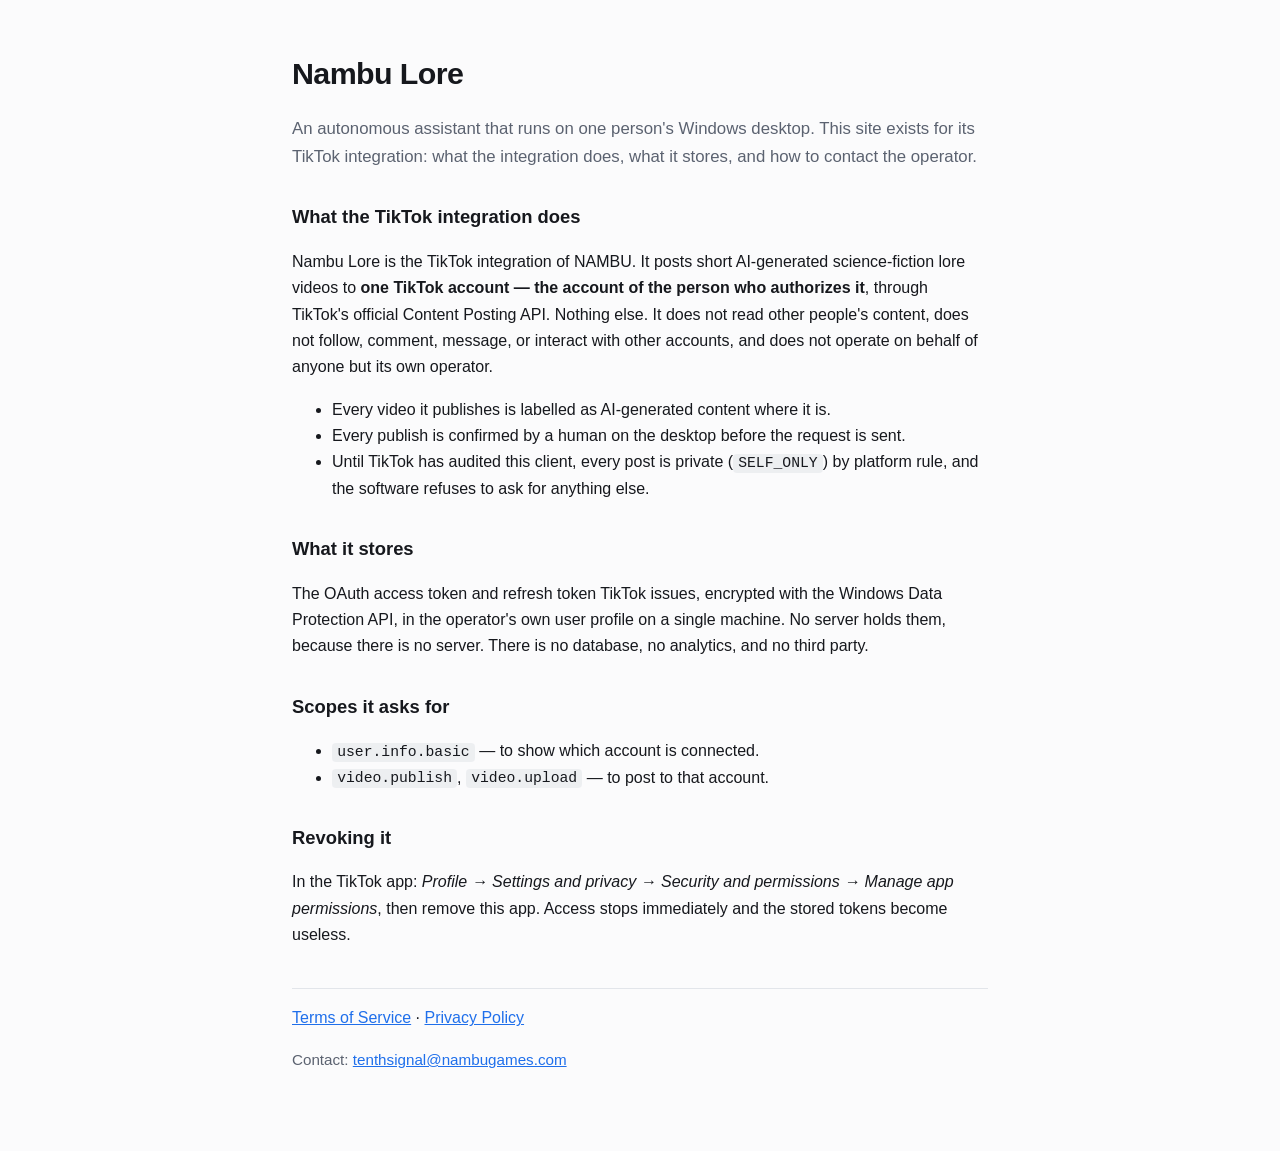
<file: index.html>
<!doctype html>
<html lang="en">
<head>
<meta charset="utf-8">
<meta name="viewport" content="width=device-width, initial-scale=1">
<title>Nambu Lore — TikTok integration</title>
<link rel="stylesheet" href="/style.css">
</head>
<body>
<main>
  <h1>Nambu Lore</h1>
  <p class="lede">An autonomous assistant that runs on one person's Windows desktop. This site exists for its TikTok integration: what the integration does, what it stores, and how to contact the operator.</p>

  <h2>What the TikTok integration does</h2>
  <p>Nambu Lore is the TikTok integration of NAMBU. It posts short AI-generated science-fiction lore videos to <strong>one TikTok account — the account of the person who authorizes it</strong>, through TikTok's official Content Posting API. Nothing else. It does not read other people's content, does not follow, comment, message, or interact with other accounts, and does not operate on behalf of anyone but its own operator.</p>
  <ul>
    <li>Every video it publishes is labelled as AI-generated content where it is.</li>
    <li>Every publish is confirmed by a human on the desktop before the request is sent.</li>
    <li>Until TikTok has audited this client, every post is private (<code>SELF_ONLY</code>) by platform rule, and the software refuses to ask for anything else.</li>
  </ul>

  <h2>What it stores</h2>
  <p>The OAuth access token and refresh token TikTok issues, encrypted with the Windows Data Protection API, in the operator's own user profile on a single machine. No server holds them, because there is no server. There is no database, no analytics, and no third party.</p>

  <h2>Scopes it asks for</h2>
  <ul>
    <li><code>user.info.basic</code> — to show which account is connected.</li>
    <li><code>video.publish</code>, <code>video.upload</code> — to post to that account.</li>
  </ul>

  <h2>Revoking it</h2>
  <p>In the TikTok app: <em>Profile → Settings and privacy → Security and permissions → Manage app permissions</em>, then remove this app. Access stops immediately and the stored tokens become useless.</p>

  <nav>
    <a href="/terms/">Terms of Service</a> ·
    <a href="/privacy/">Privacy Policy</a>
  </nav>
  <p class="contact">Contact: <a href="mailto:tenthsignal@nambugames.com">tenthsignal@nambugames.com</a></p>
</main>
</body>
</html>
</file>
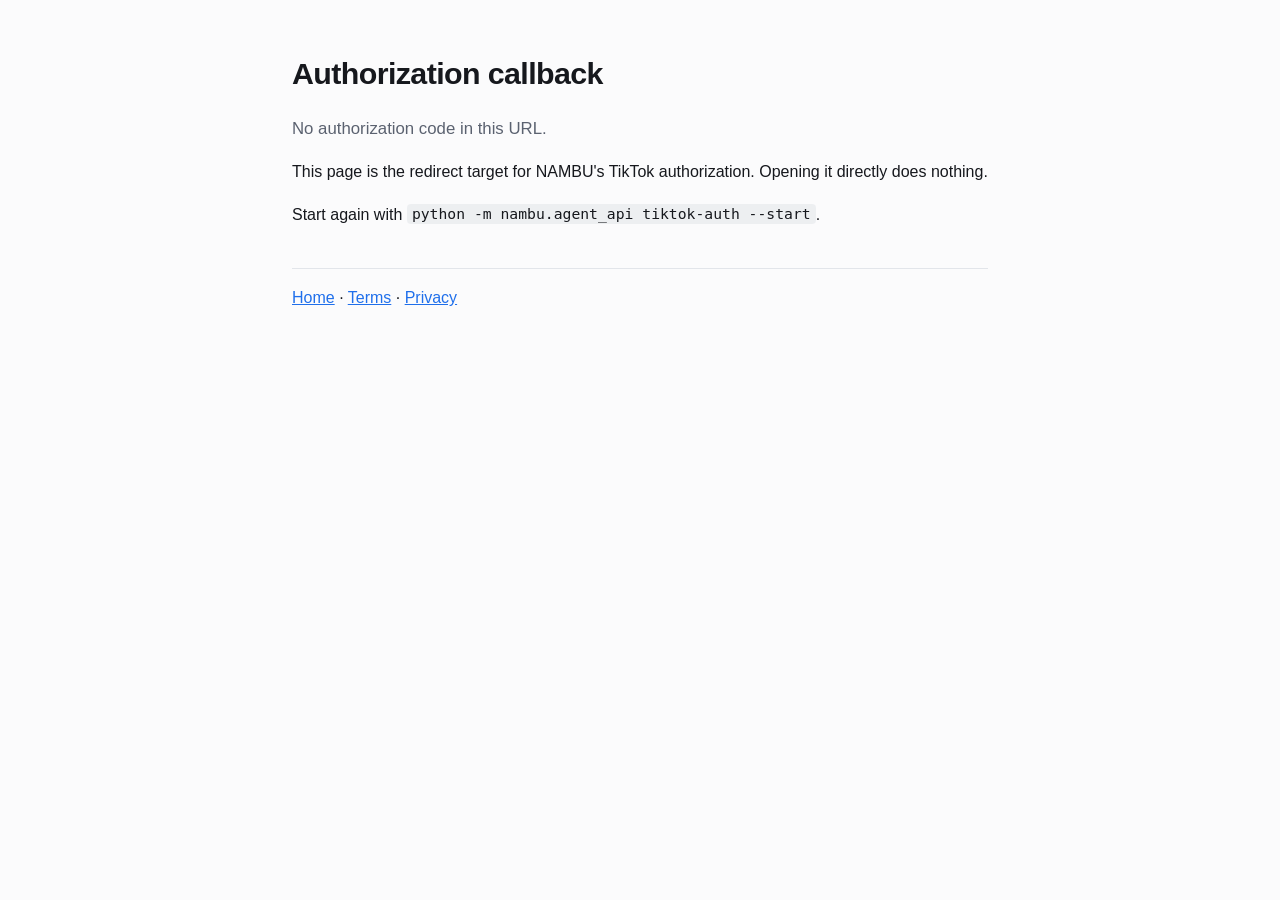
<file: callback/index.html>
<!doctype html>
<html lang="en">
<head>
<meta charset="utf-8">
<meta name="viewport" content="width=device-width, initial-scale=1">
<title>Authorization callback — Nambu Lore</title>
<link rel="stylesheet" href="/style.css">
</head>
<body>
<main>
  <h1>Authorization callback</h1>
  <p class="lede" id="lede">Reading the address bar…</p>

  <div id="ok" hidden>
    <p>TikTok sent an authorization code back. Copy the line below and finish on the machine running NAMBU:</p>
    <pre><code class="code-box" id="command"></code></pre>
    <button id="copy">Copy command</button>
    <p class="updated">The code is single-use and short-lived. Nothing on this page is sent anywhere — it is a static file, and the code never leaves your browser until you paste it yourself.</p>
  </div>

  <div id="bad" hidden>
    <p id="error"></p>
    <p>Start again with <code>python -m nambu.agent_api tiktok-auth --start</code>.</p>
  </div>

  <nav><a href="/">Home</a> · <a href="/terms/">Terms</a> · <a href="/privacy/">Privacy</a></nav>
</main>
<script>
(function () {
  var params = new URLSearchParams(window.location.search);
  var lede = document.getElementById("lede");
  var error = params.get("error");

  if (error) {
    lede.textContent = "TikTok refused the authorization.";
    document.getElementById("error").textContent =
      error + (params.get("error_description") ? ": " + params.get("error_description") : "");
    document.getElementById("bad").hidden = false;
    return;
  }

  if (!params.get("code")) {
    lede.textContent = "No authorization code in this URL.";
    document.getElementById("error").textContent =
      "This page is the redirect target for NAMBU's TikTok authorization. Opening it directly does nothing.";
    document.getElementById("bad").hidden = false;
    return;
  }

  // The command wants the whole URL, not the bare code: the state travels with
  // it and is checked against the one parked when the consent URL was built.
  var command =
    'python -m nambu.agent_api tiktok-auth --callback-url "' + window.location.href + '"';
  lede.textContent = "Authorized.";
  document.getElementById("command").textContent = command;
  document.getElementById("ok").hidden = false;

  document.getElementById("copy").addEventListener("click", function () {
    navigator.clipboard.writeText(command).then(function () {
      document.getElementById("copy").textContent = "Copied";
    });
  });
})();
</script>
</body>
</html>
</file>
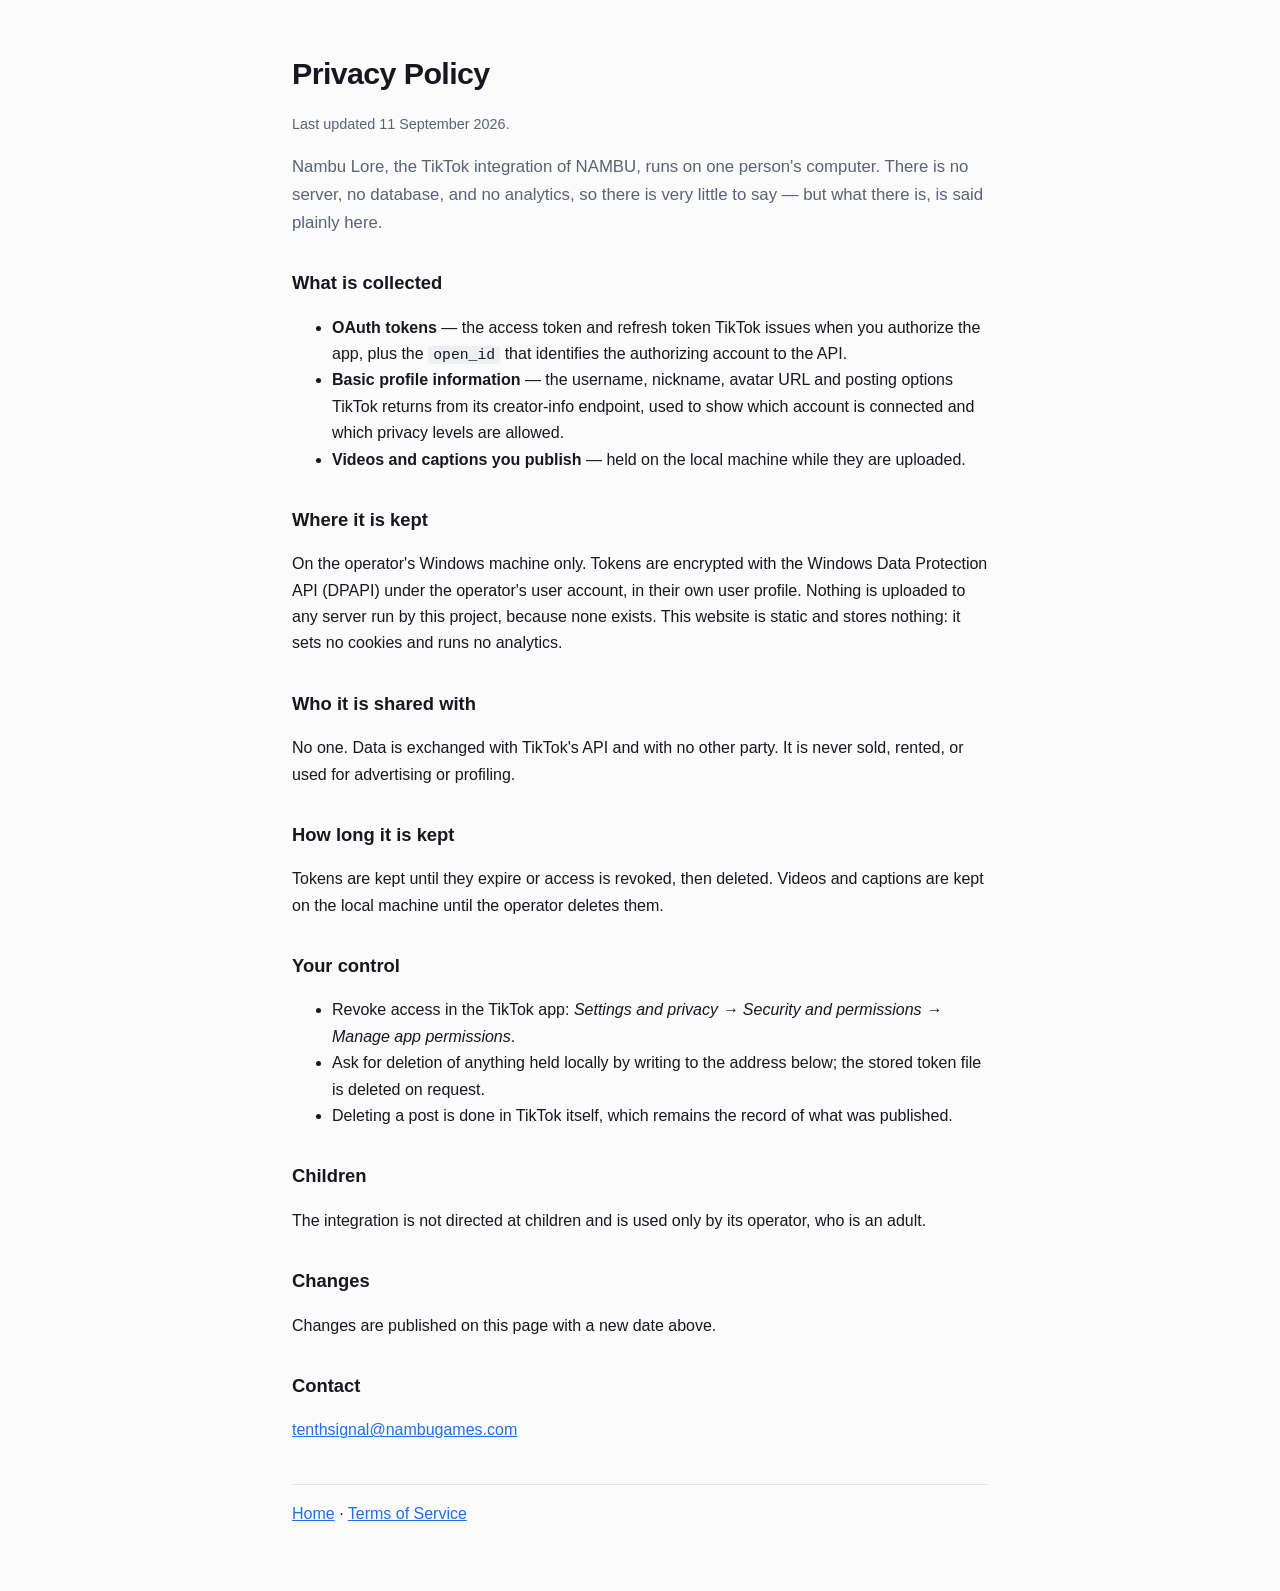
<file: privacy/index.html>
<!doctype html>
<html lang="en">
<head>
<meta charset="utf-8">
<meta name="viewport" content="width=device-width, initial-scale=1">
<title>Privacy Policy — Nambu Lore</title>
<link rel="stylesheet" href="/style.css">
</head>
<body>
<main>
  <h1>Privacy Policy</h1>
  <p class="updated">Last updated 11 September 2026.</p>

  <p class="lede">Nambu Lore, the TikTok integration of NAMBU, runs on one person's computer. There is no server, no database, and no analytics, so there is very little to say — but what there is, is said plainly here.</p>

  <h2>What is collected</h2>
  <ul>
    <li><strong>OAuth tokens</strong> — the access token and refresh token TikTok issues when you authorize the app, plus the <code>open_id</code> that identifies the authorizing account to the API.</li>
    <li><strong>Basic profile information</strong> — the username, nickname, avatar URL and posting options TikTok returns from its creator-info endpoint, used to show which account is connected and which privacy levels are allowed.</li>
    <li><strong>Videos and captions you publish</strong> — held on the local machine while they are uploaded.</li>
  </ul>

  <h2>Where it is kept</h2>
  <p>On the operator's Windows machine only. Tokens are encrypted with the Windows Data Protection API (DPAPI) under the operator's user account, in their own user profile. Nothing is uploaded to any server run by this project, because none exists. This website is static and stores nothing: it sets no cookies and runs no analytics.</p>

  <h2>Who it is shared with</h2>
  <p>No one. Data is exchanged with TikTok's API and with no other party. It is never sold, rented, or used for advertising or profiling.</p>

  <h2>How long it is kept</h2>
  <p>Tokens are kept until they expire or access is revoked, then deleted. Videos and captions are kept on the local machine until the operator deletes them.</p>

  <h2>Your control</h2>
  <ul>
    <li>Revoke access in the TikTok app: <em>Settings and privacy → Security and permissions → Manage app permissions</em>.</li>
    <li>Ask for deletion of anything held locally by writing to the address below; the stored token file is deleted on request.</li>
    <li>Deleting a post is done in TikTok itself, which remains the record of what was published.</li>
  </ul>

  <h2>Children</h2>
  <p>The integration is not directed at children and is used only by its operator, who is an adult.</p>

  <h2>Changes</h2>
  <p>Changes are published on this page with a new date above.</p>

  <h2>Contact</h2>
  <p><a href="mailto:tenthsignal@nambugames.com">tenthsignal@nambugames.com</a></p>

  <nav><a href="/">Home</a> · <a href="/terms/">Terms of Service</a></nav>
</main>
</body>
</html>
</file>
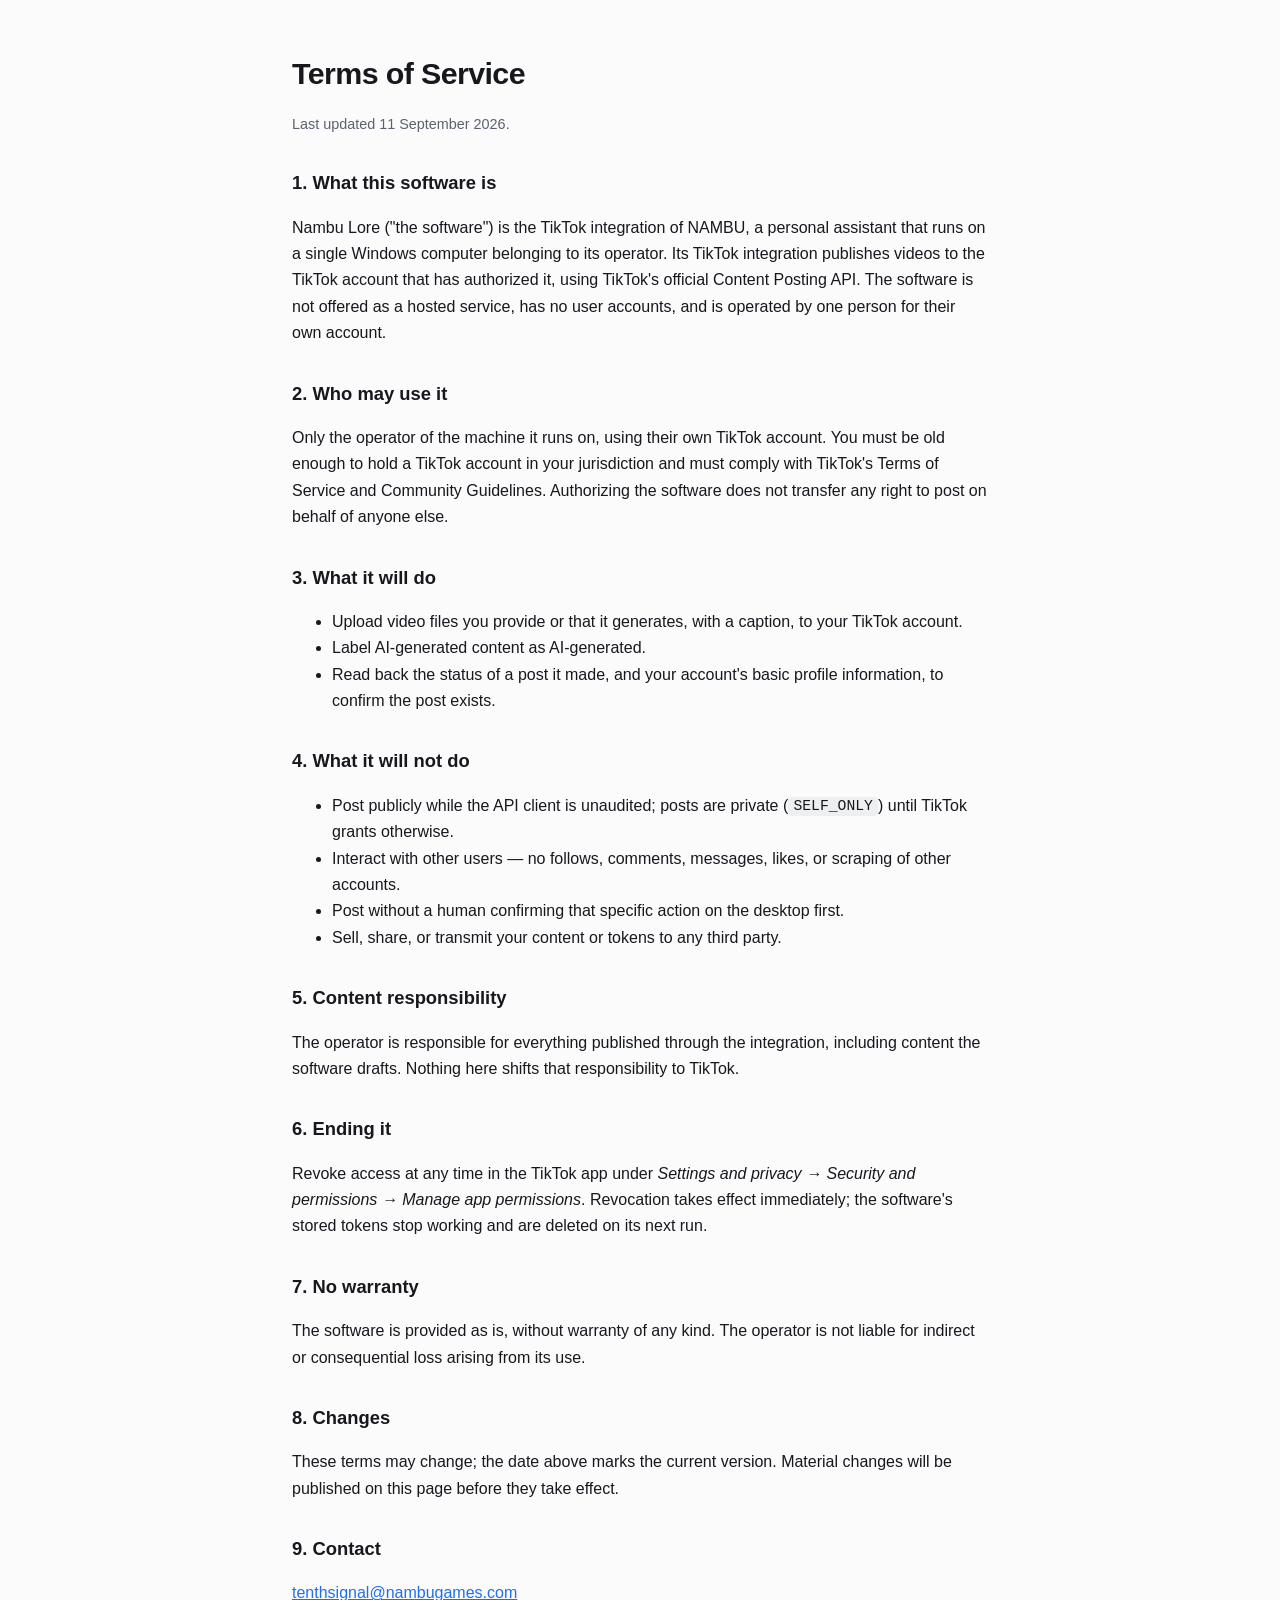
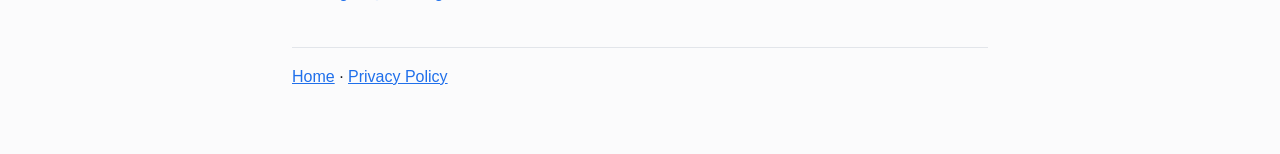
<file: terms/index.html>
<!doctype html>
<html lang="en">
<head>
<meta charset="utf-8">
<meta name="viewport" content="width=device-width, initial-scale=1">
<title>Terms of Service — Nambu Lore</title>
<link rel="stylesheet" href="/style.css">
</head>
<body>
<main>
  <h1>Terms of Service</h1>
  <p class="updated">Last updated 11 September 2026.</p>

  <h2>1. What this software is</h2>
  <p>Nambu Lore ("the software") is the TikTok integration of NAMBU, a personal assistant that runs on a single Windows computer belonging to its operator. Its TikTok integration publishes videos to the TikTok account that has authorized it, using TikTok's official Content Posting API. The software is not offered as a hosted service, has no user accounts, and is operated by one person for their own account.</p>

  <h2>2. Who may use it</h2>
  <p>Only the operator of the machine it runs on, using their own TikTok account. You must be old enough to hold a TikTok account in your jurisdiction and must comply with TikTok's Terms of Service and Community Guidelines. Authorizing the software does not transfer any right to post on behalf of anyone else.</p>

  <h2>3. What it will do</h2>
  <ul>
    <li>Upload video files you provide or that it generates, with a caption, to your TikTok account.</li>
    <li>Label AI-generated content as AI-generated.</li>
    <li>Read back the status of a post it made, and your account's basic profile information, to confirm the post exists.</li>
  </ul>

  <h2>4. What it will not do</h2>
  <ul>
    <li>Post publicly while the API client is unaudited; posts are private (<code>SELF_ONLY</code>) until TikTok grants otherwise.</li>
    <li>Interact with other users — no follows, comments, messages, likes, or scraping of other accounts.</li>
    <li>Post without a human confirming that specific action on the desktop first.</li>
    <li>Sell, share, or transmit your content or tokens to any third party.</li>
  </ul>

  <h2>5. Content responsibility</h2>
  <p>The operator is responsible for everything published through the integration, including content the software drafts. Nothing here shifts that responsibility to TikTok.</p>

  <h2>6. Ending it</h2>
  <p>Revoke access at any time in the TikTok app under <em>Settings and privacy → Security and permissions → Manage app permissions</em>. Revocation takes effect immediately; the software's stored tokens stop working and are deleted on its next run.</p>

  <h2>7. No warranty</h2>
  <p>The software is provided as is, without warranty of any kind. The operator is not liable for indirect or consequential loss arising from its use.</p>

  <h2>8. Changes</h2>
  <p>These terms may change; the date above marks the current version. Material changes will be published on this page before they take effect.</p>

  <h2>9. Contact</h2>
  <p><a href="mailto:tenthsignal@nambugames.com">tenthsignal@nambugames.com</a></p>

  <nav><a href="/">Home</a> · <a href="/privacy/">Privacy Policy</a></nav>
</main>
</body>
</html>
</file>
<file: style.css>
:root {
  color-scheme: light dark;
  --ink: #16181d;
  --muted: #5b6270;
  --bg: #fbfbfc;
  --rule: #e2e5ea;
  --accent: #1f6feb;
}
@media (prefers-color-scheme: dark) {
  :root { --ink: #e8eaee; --muted: #a3abb8; --bg: #101216; --rule: #262b33; --accent: #7aa7ff; }
}
* { box-sizing: border-box; }
body {
  margin: 0;
  background: var(--bg);
  color: var(--ink);
  font: 16px/1.65 -apple-system, "Segoe UI", Roboto, Helvetica, Arial, sans-serif;
}
main {
  max-width: 46rem;
  margin: 0 auto;
  padding: 3rem 1.25rem 4rem;
}
h1 { font-size: 1.9rem; letter-spacing: -0.02em; margin: 0 0 0.5rem; }
h2 { font-size: 1.15rem; margin: 2rem 0 0.4rem; }
h3 { font-size: 1rem; margin: 1.4rem 0 0.3rem; }
p, li { color: var(--ink); }
.lede { color: var(--muted); font-size: 1.05rem; }
.updated { color: var(--muted); font-size: 0.9rem; }
.contact { color: var(--muted); font-size: 0.95rem; }
code {
  font-family: ui-monospace, "Cascadia Mono", Consolas, monospace;
  font-size: 0.92em;
  background: color-mix(in srgb, var(--rule) 55%, transparent);
  padding: 0.1em 0.35em;
  border-radius: 4px;
}
pre {
  background: color-mix(in srgb, var(--rule) 45%, transparent);
  padding: 0.9rem 1rem;
  border-radius: 8px;
  overflow-x: auto;
}
pre code { background: none; padding: 0; }
a { color: var(--accent); }
nav { margin-top: 2.5rem; padding-top: 1rem; border-top: 1px solid var(--rule); }
button {
  font: inherit;
  padding: 0.5rem 0.9rem;
  border: 1px solid var(--rule);
  border-radius: 8px;
  background: transparent;
  color: var(--ink);
  cursor: pointer;
}
button:hover { border-color: var(--accent); color: var(--accent); }
.code-box {
  word-break: break-all;
  white-space: pre-wrap;
}
</file>
